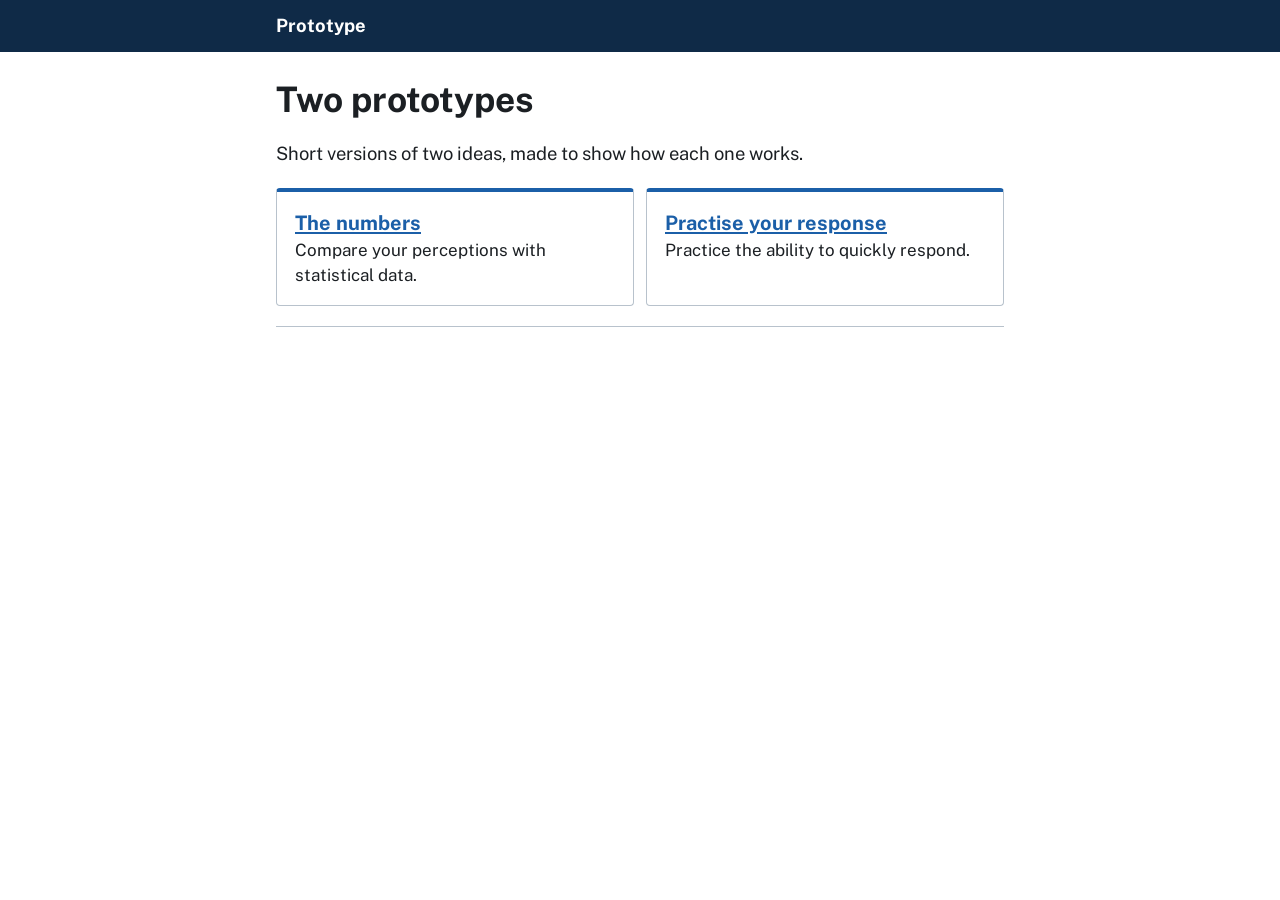
<file: index.html>
<!doctype html>
<html lang="en-AU" data-theme="light">
<head>
<meta charset="utf-8">
<meta name="viewport" content="width=device-width, initial-scale=1">
<title>Prototype</title>
<link rel="preconnect" href="https://fonts.googleapis.com">
<link rel="stylesheet" href="https://fonts.googleapis.com/css2?family=Public+Sans:wght@400;600;700&display=swap">
<link rel="stylesheet" href="css/theme.css">
<style>
/* Home page: links to the two prototypes. Colours come from statistics/css/theme.css. */
*{box-sizing:border-box}
body{margin:0;background:var(--bg);color:var(--ink);font-family:var(--body);font-size:17px;line-height:1.5}
.bar{background:var(--head);color:var(--head-ink)}
.bar div,main{max-width:760px;margin:0 auto;padding-left:16px;padding-right:16px}
.bar div{padding-block:12px;font-weight:700;font-size:1.15rem}
main{padding-block:28px 48px;display:flex;flex-direction:column;gap:20px}
h1{margin:0;font-size:2.2rem;line-height:1.15}
p{margin:0}
.lede{font-size:1.15rem;max-width:60ch}
.cards{display:grid;gap:12px}
.card{display:block;border:1px solid var(--line);border-top:4px solid var(--you);border-radius:4px;padding:16px 18px;color:var(--ink);text-decoration:none}
.card:hover{background:var(--you-soft)}
.card:focus-visible{outline:3px solid var(--focus);outline-offset:2px}
.card strong{display:block;font-size:1.25rem;color:var(--you);text-decoration:underline;text-underline-offset:2px}
.foot{font-size:.9rem;color:var(--muted);border-top:1px solid var(--line);padding-top:16px}
@media (min-width:640px){.cards{grid-template-columns:1fr 1fr}}
</style>
</head>
<body>
<div class="bar"><div>Prototype</div></div>
<main>
  <h1>Two prototypes</h1>
  <p class="lede">Short versions of two ideas, made to show how each one works.</p>
  <div class="cards">
    <a class="card" href="statistics/"><strong>The numbers</strong>Compare your perceptions with statistical data.</a>
    <a class="card" href="practice/"><strong>Practise your response</strong>Practice the ability to quickly respond.</a>
  </div>
  <p class="foot"></p>
</main>
</body>
</html>
</file>
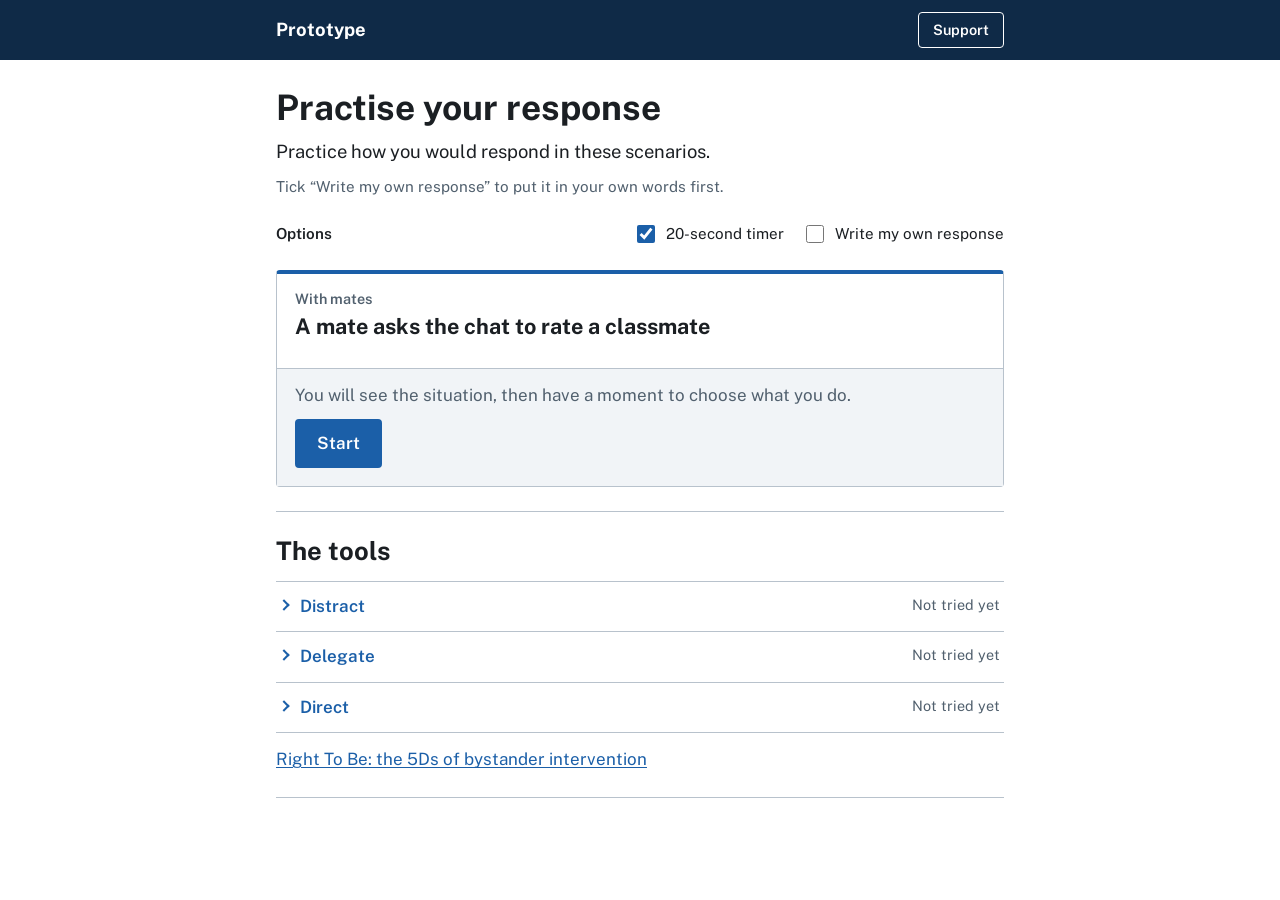
<file: practice/index.html>
<!doctype html>
<html lang="en-AU">
<head>
<meta charset="utf-8">
<meta name="viewport" content="width=device-width, initial-scale=1, viewport-fit=cover">
<title>Practice Prototype</title>
<link rel="preconnect" href="https://fonts.googleapis.com">
<link rel="stylesheet" href="https://fonts.googleapis.com/css2?family=Public+Sans:wght@400;600;700&display=swap">
<link rel="stylesheet" href="../css/theme.css">
<link rel="stylesheet" href="css/styles.css">
</head>
<body>
<div class="bar"><div class="bar-in">
  <span class="brand">Prototype</span>
  <span class="spacer"></span>
  <button class="sos" id="sos" type="button">Support</button>
</div></div>

<main class="wrap">
  <header class="intro">
    <h1>Practise your response</h1>
    <p class="lede">Practice how you would respond in these scenarios.</p>
    <p class="tip">Tick “Write my own response” to put it in your own words first.</p>
  </header>

  <nav class="deck" aria-label="Situations">
    <div class="deck-top">
      <span class="deck-label" id="deckLabel">Pick a situation</span>
      <span class="opts">
        <label class="timer-opt" for="timerOn"><input type="checkbox" id="timerOn" checked> 20-second timer</label>
        <label class="timer-opt" for="writeOn"><input type="checkbox" id="writeOn"> Write my own response</label>
      </span>
    </div>
    <div class="chips" id="chips"></div>
  </nav>

  <article class="stage" id="stage">
    <div class="stage-head"><span class="where" id="where"></span><h2 id="sceneTitle"></h2></div>
    <div class="thread" id="thread" aria-live="polite"></div>
    <div class="dock" id="dock"></div>
  </article>

  <section class="kit" aria-labelledby="kh">
    <h2 class="sect" id="kh">The tools</h2>
    <div class="kitlist" id="kitlist"></div>
    <p><a href="https://righttobe.org/guides/bystander-intervention-training" target="_blank" rel="noopener">Right To Be: the 5Ds of bystander intervention</a></p>
  </section>

  <footer class="foot"></footer>
</main>

<!-- Scripts load in this order. Each one can use what the ones before it define. -->
<script src="js/tools.js"></script>
<script src="js/situations.js"></script>
<script src="js/state.js"></script>
<script src="js/thread.js"></script>
<script src="js/flow.js"></script>
<script src="js/toolkit.js"></script>
<script src="js/support.js"></script>
<script src="js/main.js"></script>
</body>
</html>
</file>
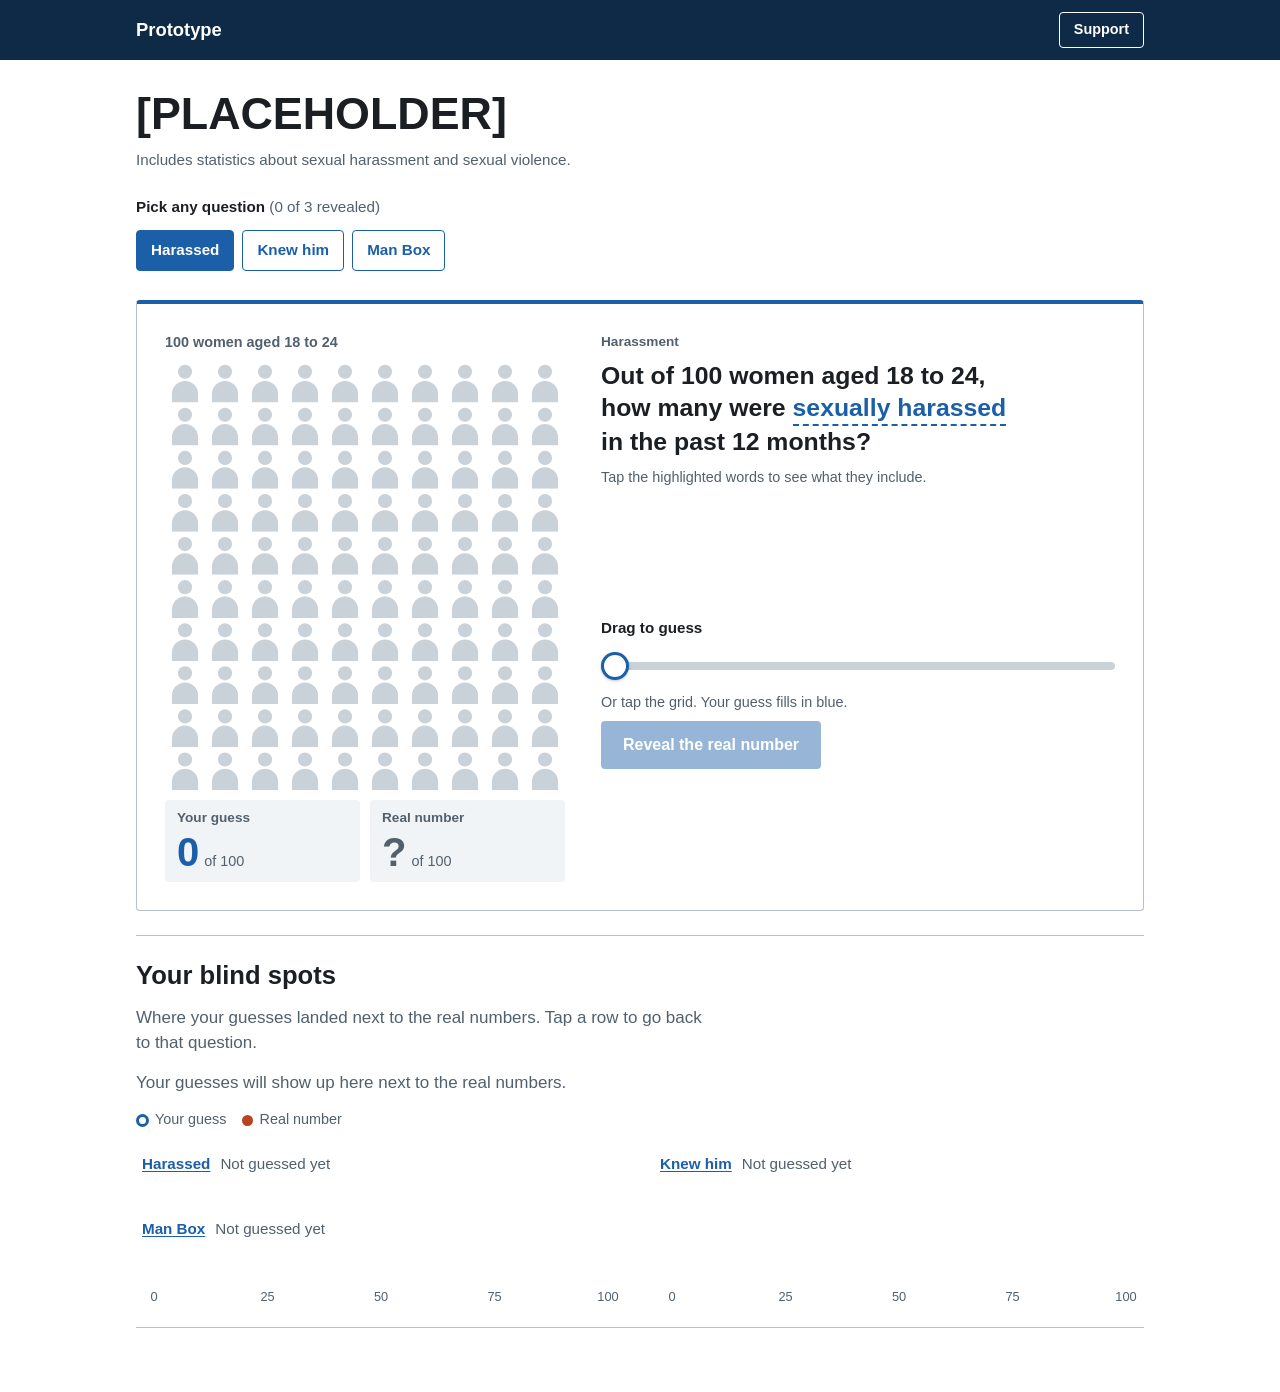
<file: statistics/index.html>
<!doctype html>
<html lang="en-AU">
<head>
<meta charset="utf-8">
<meta name="viewport" content="width=device-width, initial-scale=1, viewport-fit=cover">
<title>Prototype</title>
<link rel="preconnect" href="https://fonts.googleapis.com">
<link rel="stylesheet" href="https://fonts.googleapis.com/css2?family=Archivo:wdth,wght@62..125,400..900&family=Source+Sans+3:wght@400;600;700;800&display=swap">
<link rel="stylesheet" href="../css/theme.css">
<link rel="stylesheet" href="css/styles.css">
</head>
<body>
<svg width="0" height="0" style="position:absolute" aria-hidden="true" focusable="false">
  <symbol id="fig" viewBox="0 0 24 26"><circle cx="12" cy="6" r="4.6"/><path d="M3.5 26v-5.5a8.5 8.5 0 0 1 17 0V26z"/></symbol>
</svg>

<div class="bar"><div class="bar-in">
  <span class="brand">Prototype</span>
  <span class="spacer"></span>
  <button class="sos" id="sos" type="button">Support</button>
</div></div>

<main class="wrap">
  <header class="intro">
    <h1>[PLACEHOLDER]</h1>
    <p class="tip">Includes statistics about sexual harassment and sexual violence.</p>
  </header>

  <nav class="deck" aria-label="Questions">
    <span class="deck-label">Pick any question <span id="prog">(0 of 3 revealed)</span></span>
    <div class="chips" id="chips"></div>
  </nav>

  <article class="stage" id="stage"></article>

  <section class="results" id="results" aria-labelledby="rh">
    <h2 class="sect" id="rh">Your blind spots</h2>
    <p class="sectlede">Where your guesses landed next to the real numbers. Tap a row to go back to that question.</p>
    <div class="sum" id="sum"></div>
    <div class="key" aria-hidden="true"><span><i class="kd you"></i>Your guess</span><span><i class="kd real"></i>Real number</span></div>
    <div class="rows" id="rows"></div>
    <div class="axis-wrap" aria-hidden="true">
      <div class="axis"><span style="left:0%">0</span><span style="left:25%">25</span><span style="left:50%">50</span><span style="left:75%">75</span><span style="left:100%">100</span></div>
      <div class="axis"><span style="left:0%">0</span><span style="left:25%">25</span><span style="left:50%">50</span><span style="left:75%">75</span><span style="left:100%">100</span></div>
    </div>
    <button class="btn ghost" id="reset" type="button" hidden>Start over</button>
  </section>

  <footer class="foot"></footer>
</main>


<!-- Scripts load in this order. Each one can use what the ones before it define. -->
<script src="js/questions.js"></script>
<script src="js/state.js"></script>
<script src="js/chips.js"></script>
<script src="js/stage.js"></script>
<script src="js/results.js"></script>
<script src="js/support.js"></script>
<script src="js/main.js"></script>
</body>
</html>
</file>
<file: css/theme.css>
/* THEME: every colour and font used on the page.
   The page is light mode only.
   --you = your guess (blue), --real = the real number (orange), --empty = unfilled figures. */
:root{
  --bg:#FFFFFF; --surface:#FFFFFF; --panel:#F1F4F7; --ink:#1B1F23; --muted:#51606E; --line:#B8C2CC; --empty:#C9D1D9;
  --you:#1B5FA8; --on-you:#FFFFFF; --you-soft:#E8F0F9;
  --real:#B8431F; --real-soft:#FBEAE4;
  --head:#0F2A47; --head-ink:#FFFFFF; --focus:#C97A00; --scrim:rgba(10,14,25,.55); --shadow:rgba(16,24,40,.25);
  --display:"Public Sans","Helvetica Neue",Arial,sans-serif;
  --body:"Public Sans","Helvetica Neue",Arial,sans-serif;
  color-scheme:light;
}
</file>
<file: practice/css/styles.css>
/* STYLES: layout, sizes and spacing for every part of the page.
   Colours are not set here. They come from theme.css and are used as var(--name).
   The sections below are numbered in the order things appear on the page.
   Each rule has a note on the right saying what it styles. */
body{margin:0}   /* removes the browser's default page margin */

[hidden]{display:none!important}

/* =====================================================================
   1. BASE: defaults that apply to the whole page
   ===================================================================== */
*,*::before,*::after{box-sizing:border-box}          /* widths include padding and borders */
body{background:var(--bg);color:var(--ink);font-family:var(--body);font-size:17px;line-height:1.5}   /* page background, text colour, base text size */
body::before{content:"";position:fixed;inset:0 0 auto;height:env(safe-area-inset-top,0px);z-index:10;background:var(--head)}   /* fills the notch area on phones with the header colour */
p{margin:0}                                          /* spacing between blocks is set by "gap" on their container, not by margins */
a{color:var(--you);text-decoration:underline;text-underline-offset:2px}   /* links: blue and underlined */
button,textarea,input{font:inherit}                  /* form controls use the page font, not the browser default */
button{cursor:pointer;touch-action:manipulation}     /* hand cursor; no double-tap zoom delay on phones */
button:focus-visible,a:focus-visible,textarea:focus-visible,input:focus-visible,summary:focus-visible{outline:3px solid var(--focus);outline-offset:2px}   /* the ring shown when moving through the page with a keyboard */
h1,h2,h3{text-wrap:balance;margin:0}                 /* headings break into even lines */

/* =====================================================================
   2. HEADER: the navy bar at the top ("Prototype" + Support button)
   ===================================================================== */
.bar{position:sticky;top:env(safe-area-inset-top,0px);z-index:9;background:var(--head);color:var(--head-ink)}   /* sticky = stays at the top while scrolling */
.bar-in{max-width:760px;margin:0 auto;padding-left:max(16px,env(safe-area-inset-left,0px));padding-right:max(16px,env(safe-area-inset-right,0px));padding-block:12px;display:flex;align-items:center;gap:12px}   /* keeps header content the same width as the page; padding-block = bar height */
.brand{font-weight:700;font-size:1.15rem}            /* the word "Prototype" */
.spacer{flex:1}                                      /* empty stretch that pushes the Support button to the right */
.sos{background:transparent;border:1px solid var(--head-ink);color:var(--head-ink);border-radius:4px;padding:6px 14px;font-weight:600;font-size:.9rem}   /* Support button: white outline */
.sos:hover{background:var(--head-ink);color:var(--head)}   /* inverts on hover */

/* =====================================================================
   3. PAGE: overall width, gutters, and the intro text
   ===================================================================== */
.wrap{max-width:760px;margin:0 auto;padding-left:max(16px,env(safe-area-inset-left,0px));padding-right:max(16px,env(safe-area-inset-right,0px));padding-block:28px 48px;display:flex;flex-direction:column;gap:24px}   /* max-width = page width; 16px = side gutter; gap = space between sections */
.intro{display:flex;flex-direction:column;gap:10px}  /* heading + the two intro paragraphs */
h1{font-weight:700;font-size:2.2rem;line-height:1.15}   /* "Practise your response" */
.lede{font-size:1.15rem;max-width:60ch}              /* first intro paragraph (larger) */
.tip{font-size:.95rem;color:var(--muted);max-width:60ch}   /* second intro paragraph (smaller, grey) */
.muted{color:var(--muted)}                           /* any grey helper text */

/* =====================================================================
   4. SITUATION PICKER: "Pick a situation", the two tick boxes, the buttons
   ===================================================================== */
.deck{display:flex;flex-direction:column;gap:8px;min-width:0}
.deck-top{display:flex;flex-wrap:wrap;justify-content:space-between;align-items:center;gap:6px 16px}   /* label on the left, tick boxes on the right; wraps on narrow screens */
.deck-label{font-size:.95rem;font-weight:600}        /* "Pick a situation" */
.opts{display:flex;flex-wrap:wrap;gap:6px 18px}      /* holds the two tick boxes side by side */
.timer-opt{display:inline-flex;align-items:center;gap:8px;font-size:.95rem}   /* one tick box + its label */
.timer-opt input{width:18px;height:18px;accent-color:var(--you)}             /* tick box size and colour */
.chips{display:flex;flex-wrap:wrap;gap:8px}          /* row of situation buttons */
.chip{display:inline-flex;align-items:center;gap:6px;background:var(--surface);color:var(--you);border:1px solid var(--you);border-radius:4px;padding:8px 14px;font-weight:600;font-size:.95rem}   /* one situation button (outlined) */
.chip:hover{background:var(--you-soft)}
.chip[aria-current="true"]{background:var(--you);color:var(--on-you)}   /* the situation currently open (filled) */
.tick{display:inline-block;width:6px;height:11px;border-right:2px solid currentColor;border-bottom:2px solid currentColor;transform:rotate(45deg);margin:0 3px 3px 2px}   /* a tick drawn from two borders, rotated; used on chips and tool buttons */

/* =====================================================================
   5. STAGE: the bordered panel holding the situation
      It has three parts stacked: stage-head, thread, dock
   ===================================================================== */
.stage{border:1px solid var(--line);border-top:4px solid var(--you);border-radius:4px;scroll-margin-top:calc(env(safe-area-inset-top,0px) + 68px)}   /* grey border with a thick blue top edge; scroll-margin stops the sticky header covering it */

/* 5a. Stage head: who you are with + the situation title */
.stage-head{padding:14px 18px 0;display:flex;flex-direction:column;gap:2px}
.where{font-size:.9rem;font-weight:600;color:var(--muted)}   /* e.g. "With mates" */
.stage h2{font-size:1.35rem;line-height:1.3}                 /* situation title */

/* 5b. Thread: the conversation and narration */
.thread{padding:14px 18px;display:flex;flex-direction:column;gap:8px}   /* gap = space between messages */
@keyframes rise{from{opacity:.3;transform:translateY(4px)}to{opacity:1;transform:none}}   /* the small fade-up when a message appears */
.narr{color:var(--muted);font-size:.97rem;animation:rise .2s ease}   /* narration lines (grey, no bubble) */
.msg{align-self:flex-start;max-width:85%;min-width:0;background:var(--panel);border-radius:4px;padding:8px 12px;overflow-wrap:anywhere;animation:rise .2s ease}   /* someone else's message: grey box on the left */
.msg .from{display:block;font-size:.85rem;font-weight:700;color:var(--muted)}   /* the speaker's name above the message */
.msg.you{align-self:flex-end;background:var(--you);color:var(--on-you)}        /* your message: blue box on the right */
.msg.you .from{color:var(--on-you)}

/* 5c. Coach note: appears in the thread after a tool has played out */
.coach{border-left:4px solid var(--you);background:var(--you-soft);padding:12px 14px;display:flex;flex-direction:column;gap:10px;margin-top:6px;animation:rise .25s ease}   /* pale blue box with a blue left edge */
.coach h3{font-size:1.05rem}                         /* "Coach: Direct" */
.coach h4{margin:0 0 2px;font-size:.95rem;font-weight:700}   /* "What it did" / "What it left undone" */
.wrote{border-left:3px solid var(--line);padding-left:10px;color:var(--muted);font-size:.95rem;overflow-wrap:anywhere}   /* "You wrote: ..." quote */

/* 5d. Dock: the grey area at the bottom of the stage where you take your turn */
.dock{border-top:1px solid var(--line);background:var(--panel);padding:14px 18px 18px;display:flex;flex-direction:column;gap:10px}
.dock-label{font-weight:700}                         /* the question, e.g. "What do you say or do?" */
.dock textarea{width:100%;min-height:84px;resize:vertical;padding:10px 12px;border:2px solid var(--ink);border-radius:4px;background:var(--surface);color:var(--ink);font-size:16px}   /* the "write my own response" box; 16px stops iPhones zooming in */
.clockbox{display:flex;flex-direction:column;gap:4px}   /* holds the timer bar + "x seconds left" */
.clock{height:8px;background:var(--empty);overflow:hidden}   /* timer bar: the grey track */
.clock i{display:block;height:100%;width:100%;background:var(--real)}   /* timer bar: the orange part that shrinks (width is set by flow.js) */
.clock-text{font-size:.9rem;color:var(--muted);font-variant-numeric:tabular-nums}   /* "19 seconds left"; tabular-nums stops the digits jiggling */
.row{display:flex;flex-wrap:wrap;gap:10px}           /* a row of buttons, e.g. "Try another tool" + "Next situation" */
.btn{background:var(--you);color:var(--on-you);border:2px solid var(--you);border-radius:4px;padding:10px 20px;font-weight:600;align-self:flex-start}   /* main button (solid blue) */
.btn:hover{text-decoration:underline}
.btn.ghost{background:transparent;color:var(--you)}  /* secondary button (outline only) */
.linkbtn{background:none;border:0;color:var(--you);text-decoration:underline;padding:4px 0;align-self:flex-start}   /* a button that looks like a link, e.g. "Skip ahead" */

/* 5e. Tool buttons: the choices shown in the dock */
.tools{display:grid;grid-template-columns:minmax(0,1fr);gap:8px}   /* one column on phones (two on wider screens, see section 8) */
.tool{text-align:left;background:var(--surface);color:var(--ink);border:1px solid var(--you);border-radius:4px;padding:10px 12px;display:flex;flex-direction:column;gap:2px}   /* one tool button */
.tool:hover{background:var(--you-soft)}
.tool .tn{font-weight:700;color:var(--you);display:flex;align-items:center;gap:6px}   /* tool name, e.g. "Distract" */
.tool .tw{font-size:.95rem}                          /* what the tool is */
.tool .te{font-size:.9rem;color:var(--muted)}        /* the example line for this situation */

/* =====================================================================
   6. TOOLKIT: "The five tools" section with the expandable list
   ===================================================================== */
.kit{display:flex;flex-direction:column;gap:14px;border-top:1px solid var(--line);padding-top:24px}   /* line above the section */
h2.sect{font-size:1.6rem;line-height:1.2}            /* section heading */
.kitlist{display:flex;flex-direction:column;border-top:1px solid var(--line)}
.kitlist details{border-bottom:1px solid var(--line)}   /* one expandable row */
.kitlist summary{cursor:pointer;padding:12px 4px;font-weight:600;color:var(--you);list-style:none;display:flex;align-items:flex-start;gap:12px}   /* the clickable row title; list-style:none hides the browser's triangle */
.kitlist summary::-webkit-details-marker{display:none}   /* hides the triangle in Safari */
.kitlist summary::before{content:"";flex:none;width:8px;height:8px;margin-top:7px;border-right:2px solid currentColor;border-bottom:2px solid currentColor;transform:rotate(-45deg)}   /* the arrow, drawn from two borders, pointing right */
.kitlist details[open] summary::before{transform:rotate(45deg);margin-top:5px}   /* arrow points down when the row is open */
.kitlist summary:hover{background:var(--you-soft)}
.kitlist summary .st{margin-left:auto;font-weight:400;font-size:.9rem;color:var(--muted);white-space:nowrap}   /* "Tried" / "Not tried yet" on the right */
.kitlist details p{padding:0 4px 14px;max-width:62ch}   /* the text inside an open row */
.foot{font-size:.9rem;color:var(--muted);border-top:1px solid var(--line);padding-top:16px}   /* footer line at the very bottom */

/* =====================================================================
   7. SUPPORT POP-UP: opens from the Support button in the header
   ===================================================================== */
.sheet-wrap{position:fixed;inset:0;background:var(--scrim);z-index:30;display:flex;align-items:flex-end;justify-content:center}   /* the dark see-through layer over the whole page */
.sheet{background:var(--surface);color:var(--ink);width:100%;max-width:560px;border-top:4px solid var(--you);padding:20px max(16px,env(safe-area-inset-right,0px)) calc(20px + env(safe-area-inset-bottom,0px)) max(16px,env(safe-area-inset-left,0px));display:flex;flex-direction:column;gap:10px}   /* the white panel that sits at the bottom of the screen */
.sheet h2{font-size:1.3rem}
.line{display:flex;flex-wrap:wrap;justify-content:space-between;align-items:center;gap:6px 12px;border:1px solid var(--line);border-radius:4px;padding:12px}   /* one support service row */
.line div{min-width:0}
.num{font-weight:700;font-size:1.2rem;font-variant-numeric:tabular-nums;user-select:all}   /* the phone number; user-select:all selects the whole number in one tap */
.copy{background:transparent;color:var(--you);border:1px solid var(--you);border-radius:4px;padding:6px 12px;font-size:.9rem;font-weight:600}   /* Copy button */

/* =====================================================================
   8. SCREEN SIZES AND MOTION
   ===================================================================== */
@media (min-width:640px){.tools{grid-template-columns:1fr 1fr}}   /* screens wider than 640px: tool buttons in two columns */
@media (prefers-reduced-motion: reduce){*{animation:none!important;transition:none!important}}   /* turns off all animation for people who have asked their device to reduce motion */
</file>
<file: statistics/css/styles.css>
/* STYLES: layout and components. Colours come from theme.css as var(--name).
   Sections below, in page order: base, header, page, question chips, stage (question card), results, closing, support sheet. */
body{margin:0}
[hidden]{display:none!important}
*,*::before,*::after{box-sizing:border-box}
body{background:var(--bg);color:var(--ink);font-family:var(--body);font-size:17px;line-height:1.5}
body::before{content:"";position:fixed;inset:0 0 auto;height:env(safe-area-inset-top,0px);z-index:10;background:var(--head)}
p{margin:0}
a{color:var(--you);text-decoration:underline;text-underline-offset:2px}
a:hover{text-decoration-thickness:2px}
button{font:inherit;cursor:pointer;touch-action:manipulation}
button:focus-visible,a:focus-visible,input:focus-visible,summary:focus-visible{outline:3px solid var(--focus);outline-offset:2px}
.sr{position:absolute;width:1px;height:1px;overflow:hidden;clip:rect(0 0 0 0);white-space:nowrap}
h1,h2,h3{text-wrap:balance}

/* Header */
.bar{position:sticky;top:env(safe-area-inset-top,0px);z-index:9;background:var(--head);color:var(--head-ink)}
.bar-in{max-width:1040px;margin:0 auto;padding-left:max(16px,env(safe-area-inset-left,0px));padding-right:max(16px,env(safe-area-inset-right,0px));padding-block:12px;display:flex;align-items:center;gap:12px}
.brand{font-weight:700;font-size:1.15rem;line-height:1.2}
.spacer{flex:1}
.sos{flex:none;background:transparent;border:1px solid var(--head-ink);color:var(--head-ink);border-radius:4px;padding:6px 14px;font-weight:600;font-size:.9rem}
.sos:hover{background:var(--head-ink);color:var(--head)}

/* Page */
.wrap{max-width:1040px;margin:0 auto;padding-left:max(16px,env(safe-area-inset-left,0px));padding-right:max(16px,env(safe-area-inset-right,0px));padding-block:28px 48px;display:flex;flex-direction:column;gap:24px}
.eyebrow{font-size:.85rem;font-weight:600;color:var(--muted)}
.intro{display:flex;flex-direction:column;gap:10px}
h1{margin:0;font-family:var(--display);font-weight:700;font-size:2.3rem;line-height:1.15}
.lede{font-size:1.15rem;max-width:60ch}
.tip{font-size:.95rem;color:var(--muted);max-width:60ch}

/* Question chips */
.deck{display:flex;flex-direction:column;gap:8px;min-width:0}
.deck-label{font-size:.95rem;font-weight:600}
.deck-label span{font-weight:400;color:var(--muted);font-variant-numeric:tabular-nums}
.chips{position:relative;display:flex;gap:8px;overflow-x:auto;scrollbar-width:none;margin-left:calc(-1 * max(16px,env(safe-area-inset-left,0px)));margin-right:calc(-1 * max(16px,env(safe-area-inset-right,0px)));padding-left:max(16px,env(safe-area-inset-left,0px));padding-right:max(16px,env(safe-area-inset-right,0px));padding-block:3px 5px}
.chips::-webkit-scrollbar{display:none}
.chip{flex:none;display:inline-flex;align-items:center;gap:6px;background:var(--surface);color:var(--you);border:1px solid var(--you);border-radius:4px;padding:8px 14px;font-weight:600;font-size:.95rem}
.chip:hover{background:var(--you-soft)}
.chip .ck{display:none}
.chip.done .ck{display:inline-block;width:6px;height:11px;border-right:2px solid currentColor;border-bottom:2px solid currentColor;transform:rotate(45deg);margin:0 3px 3px 2px}
.chip[aria-current="true"]{background:var(--you);color:var(--on-you)}

/* Stage */
.stage{background:var(--surface);border:1px solid var(--line);border-top:4px solid var(--you);border-radius:4px;padding:18px;scroll-margin-top:calc(env(safe-area-inset-top,0px) + 68px)}
.stage-grid{display:grid;grid-template-columns:minmax(0,1fr);gap:16px}
.head{display:flex;flex-direction:column;gap:8px}
.q{margin:0;font-family:var(--display);font-weight:700;font-size:1.35rem;line-height:1.3}
.term{font:inherit;color:var(--you);background:transparent;border:0;border-bottom:2px dashed var(--you);border-radius:0;padding:0;cursor:pointer}
.term:hover,.term[aria-expanded="true"]{background:var(--you-soft);border-bottom-style:solid}
.termhint{font-size:.9rem;color:var(--muted)}
.def{background:var(--panel);border-left:4px solid var(--you);padding:12px 14px;display:flex;flex-direction:column;gap:10px;font-size:.95rem;line-height:1.4}
.defcols{display:grid;grid-template-columns:minmax(0,1fr);gap:10px}
.def ul{margin:0;padding-left:1.2em;display:flex;flex-direction:column;gap:3px}
.defnote{font-size:.9rem;color:var(--muted)}
.viz{display:flex;flex-direction:column;gap:8px;min-width:0}
.gridlabel{font-size:.9rem;font-weight:600;color:var(--muted)}
.people{display:block;width:100%;max-width:400px;height:auto;cursor:pointer;-webkit-tap-highlight-color:transparent}
.people.locked{cursor:default}
svg use{fill:var(--empty)}
svg use.g{fill:var(--you)}
svg use.m{fill:var(--real)}
svg use.o{fill:var(--surface);stroke:var(--you);stroke-width:1.6}
.people use{transform-box:fill-box;transform-origin:50% 60%;transition:fill .2s ease,stroke .2s ease}
.people use.pop{animation:popfig .5s ease both}
@keyframes popfig{0%{transform:scale(1)}45%{transform:scale(1.25)}100%{transform:scale(1)}}
.score{display:grid;grid-template-columns:1fr 1fr;gap:10px;max-width:400px}
.sc{background:var(--panel);border-radius:4px;padding:8px 12px;display:flex;flex-direction:column;gap:2px}
.sl{font-size:.85rem;font-weight:600;color:var(--muted)}
.sv{font-family:var(--display);font-weight:700;font-size:2.5rem;line-height:1.1;font-variant-numeric:tabular-nums}
.sv small{font-weight:400;font-size:.9rem;color:var(--muted);margin-left:5px}
.sc.you .sv{color:var(--you)}
.sc.real .sv{color:var(--real)}
.sc.real.pending .sv{color:var(--muted)}
.body{display:flex;flex-direction:column;gap:14px;min-width:0}
.guess{display:flex;flex-direction:column;gap:8px}
.lbl{font-size:.95rem;font-weight:600}
.hint{font-size:.9rem;color:var(--muted)}
input[type=range]{-webkit-appearance:none;appearance:none;width:100%;height:36px;margin:0;background:transparent;cursor:pointer}
input[type=range]::-webkit-slider-runnable-track{height:8px;border-radius:4px;background:linear-gradient(to right,var(--you) 0 var(--p,0%),var(--empty) var(--p,0%) 100%)}
input[type=range]::-webkit-slider-thumb{-webkit-appearance:none;width:28px;height:28px;margin-top:-10px;border-radius:50%;background:var(--surface);border:3px solid var(--you);box-shadow:0 1px 3px var(--shadow)}
input[type=range]::-moz-range-track{height:8px;border-radius:4px;background:var(--empty)}
input[type=range]::-moz-range-progress{height:8px;border-radius:4px;background:var(--you)}
input[type=range]::-moz-range-thumb{width:24px;height:24px;border-radius:50%;background:var(--surface);border:3px solid var(--you);box-shadow:0 1px 3px var(--shadow)}
.btn{background:var(--you);color:var(--on-you);border:2px solid var(--you);border-radius:4px;padding:10px 20px;font-weight:600;font-size:1rem;align-self:flex-start}
.btn:hover:not(:disabled){text-decoration:underline}
.btn:disabled{opacity:.45;cursor:default}
.btn.ghost{background:transparent;color:var(--you)}
.after{display:flex;flex-direction:column;gap:14px}
.verdict{font-size:1.15rem;font-weight:700;line-height:1.35}
.verdict:focus:not(:focus-visible){outline:none}
.legend{display:flex;flex-wrap:wrap;gap:6px 16px;font-size:.9rem;color:var(--muted)}
.li{display:inline-flex;align-items:center;gap:6px}
.sw{width:14px;height:15px;flex:none}
.compare{display:flex;flex-direction:column;gap:8px}
.cmp{display:grid;grid-template-columns:minmax(0,10em) minmax(0,1fr) 3.4em;align-items:center;gap:10px;font-size:.92rem}
.cmp .track{height:10px;background:var(--empty);overflow:hidden}
.cmp .fill{display:block;height:100%;width:0;background:var(--muted);transition:width .8s ease}
.cmp.main .fill{background:var(--real)}
.cmp .cv{text-align:right;font-weight:700;font-variant-numeric:tabular-nums}
.why h3,.talk h3,.more h3,.support-inline h3,.def h3{margin:0 0 4px;font-family:var(--body);font-size:1rem;font-weight:700}
.talk{background:var(--you-soft);border-left:4px solid var(--you);padding:12px 14px}
.source{font-size:.9rem;color:var(--muted)}
.navrow{display:flex;flex-wrap:wrap;gap:10px}

/* Results */
.results,.closing{display:flex;flex-direction:column;gap:14px;border-top:1px solid var(--line);padding-top:24px;scroll-margin-top:calc(env(safe-area-inset-top,0px) + 68px)}
h2.sect{margin:0;font-family:var(--display);font-weight:700;font-size:1.6rem;line-height:1.2}
.sectlede{color:var(--muted);max-width:60ch}
.sum{display:flex;flex-direction:column;gap:4px}
.bigline{display:flex;align-items:baseline;flex-wrap:wrap;gap:4px 10px}
.bignum{font-weight:700;font-size:2.5rem;line-height:1.1;color:var(--real);font-variant-numeric:tabular-nums}
.bignum small{font-size:1.3rem;color:var(--muted);font-weight:400}
.biglab{font-weight:700;font-size:1.05rem}
.muted{color:var(--muted)}
.rows{display:flex;flex-direction:column;gap:2px}
.drow{display:flex;flex-direction:column;gap:6px;width:100%;text-align:left;background:transparent;color:var(--ink);border:0;border-radius:4px;padding:8px 6px}
.drow:hover{background:var(--panel)}
.dtop{display:flex;justify-content:space-between;align-items:baseline;flex-wrap:wrap;gap:2px 10px;font-size:.95rem}
.dlab{font-weight:600;color:var(--you);text-decoration:underline;text-underline-offset:2px}
.dval{color:var(--muted);font-variant-numeric:tabular-nums}
.tyou{color:var(--you);font-weight:700}
.treal{color:var(--real);font-weight:700}
.dtrack{position:relative;display:block;height:18px;margin-inline:12px}
.dbase{position:absolute;left:0;right:0;top:50%;height:2px;margin-top:-1px;background:var(--line)}
.dseg{position:absolute;top:50%;height:6px;margin-top:-3px;opacity:.4}
.dseg.under{background:var(--real)}
.dseg.over{background:var(--you)}
.ddot{position:absolute;top:50%;border-radius:50%}
.ddot.you{width:16px;height:16px;margin:-8px 0 0 -8px;background:var(--surface);border:3px solid var(--you)}
.ddot.real{width:12px;height:12px;margin:-6px 0 0 -6px;background:var(--real)}
.axis{position:relative;height:16px;margin-inline:18px;font-size:.8rem;color:var(--muted);font-variant-numeric:tabular-nums}
.axis span{position:absolute;top:0;transform:translateX(-50%)}
.key{display:flex;flex-wrap:wrap;gap:4px 16px;font-size:.9rem;color:var(--muted)}
.key span{display:inline-flex;align-items:center;gap:6px}
.kd{display:inline-block;border-radius:50%}
.kd.you{width:13px;height:13px;border:3px solid var(--you);background:var(--surface)}
.kd.real{width:11px;height:11px;background:var(--real)}

/* Closing */
.drivers{display:flex;flex-direction:column;border-top:1px solid var(--line);max-width:70ch}
.drivers details{border-bottom:1px solid var(--line)}
.drivers summary{cursor:pointer;padding:12px 4px;font-weight:600;color:var(--you);list-style:none;display:flex;align-items:flex-start;gap:12px}
.drivers summary::-webkit-details-marker{display:none}
.drivers summary::before{content:"";flex:none;width:8px;height:8px;margin-top:7px;border-right:2px solid currentColor;border-bottom:2px solid currentColor;transform:rotate(-45deg);transition:transform .15s ease}
.drivers details[open] summary::before{transform:rotate(45deg);margin-top:5px}
.drivers summary:hover{background:var(--you-soft)}
.drivers details[open] summary{color:var(--ink)}
.drivers details p{padding:0 4px 14px;max-width:62ch}
.links{margin:0;padding-left:1.2em;display:flex;flex-direction:column;gap:6px}
.lines{display:flex;flex-direction:column;gap:8px}
.line{display:flex;flex-wrap:wrap;justify-content:space-between;align-items:center;gap:6px 12px;background:var(--surface);border:1px solid var(--line);border-radius:4px;padding:12px}
.line div{min-width:0}
.num{font-weight:700;font-size:1.2rem;font-variant-numeric:tabular-nums;user-select:all}
.copy{background:transparent;color:var(--you);border:1px solid var(--you);border-radius:4px;padding:6px 12px;font-size:.9rem;font-weight:600}
.foot{font-size:.9rem;color:var(--muted);border-top:1px solid var(--line);padding-top:16px}

/* Support sheet */
.sheet-wrap{position:fixed;inset:0;background:var(--scrim);z-index:30;display:flex;align-items:flex-end;justify-content:center}
.sheet{background:var(--surface);color:var(--ink);width:100%;max-width:560px;border-top:4px solid var(--you);padding:20px max(16px,env(safe-area-inset-right,0px)) calc(20px + env(safe-area-inset-bottom,0px)) max(16px,env(safe-area-inset-left,0px));display:flex;flex-direction:column;gap:10px}
.sheet h2{margin:0;font-size:1.3rem}

@media (min-width:820px){
  .chips{flex-wrap:wrap;overflow:visible;margin-left:0;margin-right:0;padding-left:0;padding-right:0}
  .stage{padding:28px}
  .stage-grid{grid-template-columns:minmax(300px,400px) minmax(0,1fr);grid-template-areas:"viz head" "viz body";column-gap:36px;row-gap:16px;align-items:start}
  .head{grid-area:head} .viz{grid-area:viz} .body{grid-area:body}
  .q{font-size:1.55rem}
  h1{font-size:2.8rem}
  .results .rows{display:grid;grid-template-columns:1fr 1fr;column-gap:28px}
  .results .axis-wrap{display:grid;grid-template-columns:1fr 1fr;column-gap:28px}
}
@media (max-width:819px){.axis-wrap .axis:nth-child(2){display:none}}
@media (prefers-reduced-motion: reduce){*{animation:none!important;transition:none!important}}
</file>
